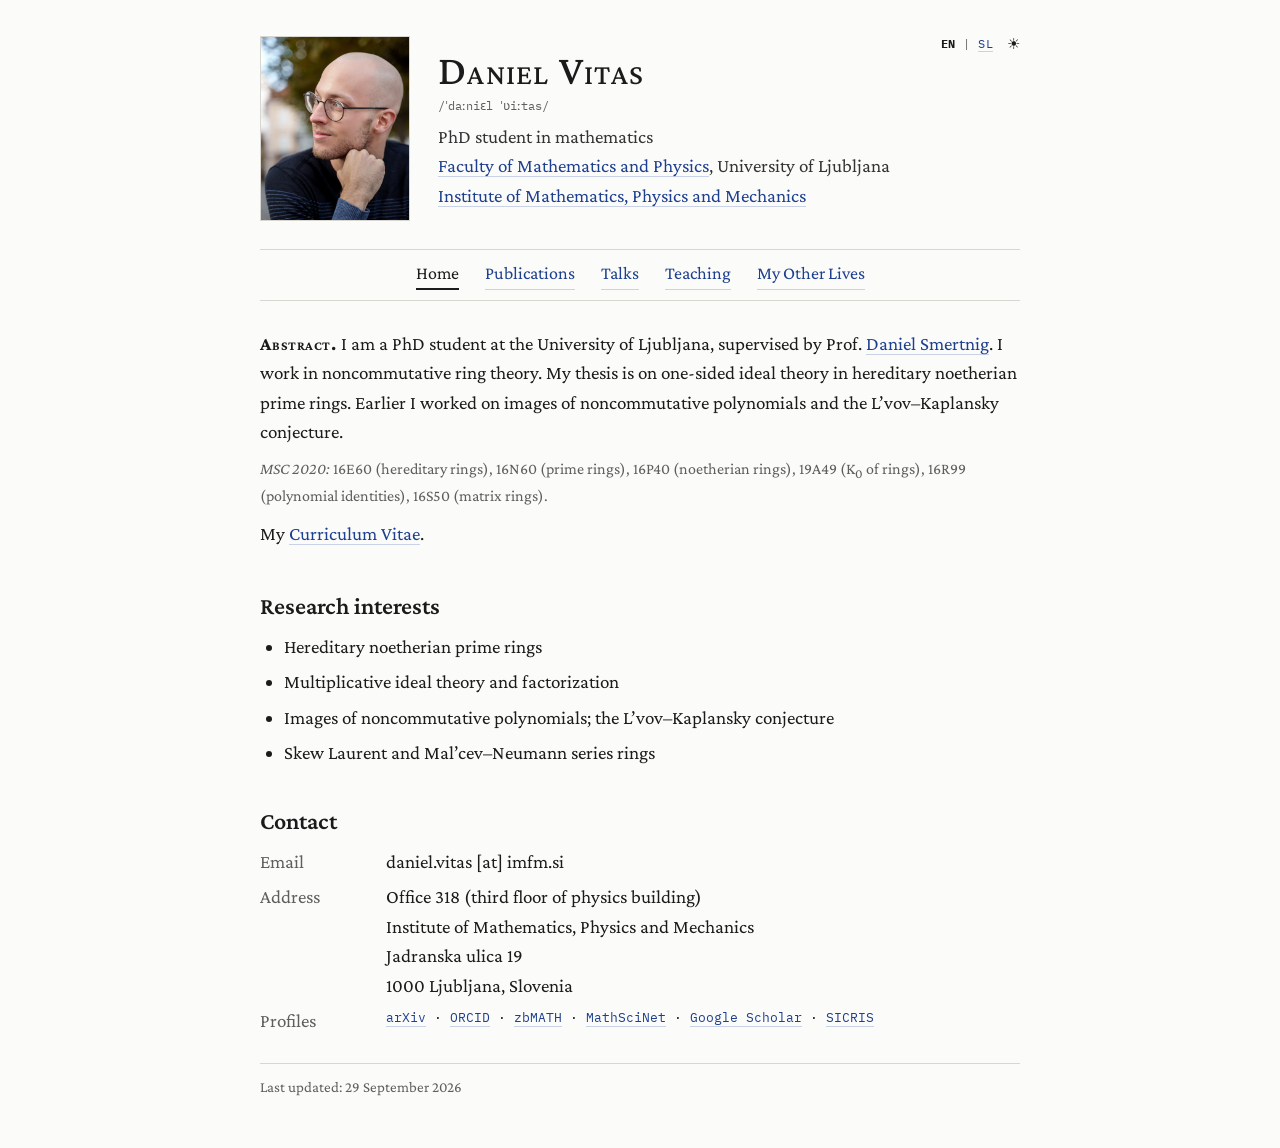
<file: index.html>
<!doctype html>
<html lang="en">
<head>
<meta charset="utf-8">
<meta name="viewport" content="width=device-width, initial-scale=1">
<title>Daniel Vitas</title>
<meta name="description" content="Daniel Vitas, PhD student in mathematics at the University of Ljubljana and IMFM.">
<link rel="preconnect" href="https://fonts.googleapis.com">
<link rel="preconnect" href="https://fonts.gstatic.com" crossorigin>
<link rel="stylesheet" href="https://fonts.googleapis.com/css2?family=Crimson+Pro:ital,wght@0,400;0,500;0,600;1,400&amp;family=IBM+Plex+Mono:wght@400&amp;display=swap">
<link rel="stylesheet" href="style.css">
<script>
try{var t=sessionStorage.getItem('theme');}catch(e){var t=null;}
if(t){document.documentElement.setAttribute('data-theme',t);}else{document.documentElement.removeAttribute('data-theme');}
function toggleTheme(){var c=document.documentElement.getAttribute('data-theme')||(matchMedia('(prefers-color-scheme: dark)').matches?'dark':'light');var n=c==='dark'?'light':'dark';document.documentElement.setAttribute('data-theme',n);try{sessionStorage.setItem('theme',n);}catch(e){}}
</script>

</head>
<body>
<div class="page">
<div class="topbar"><span><b>EN</b> | <a href="sl.html" lang="sl">SL</a></span><button type="button" class="theme-toggle" aria-label="Toggle light/dark theme" title="Toggle light/dark theme" onclick="toggleTheme()"></button></div>
<header class="id">
<img src="photo.jpg" alt="Photo of Daniel Vitas">
<div>
<h1>Daniel Vitas</h1>
<div class="ipa">/ˈdaːniɛl ˈʋiːtas/</div>
<p>PhD student in mathematics<br><a href="https://www.fmf.uni-lj.si/en/">Faculty of Mathematics and Physics</a>, University of Ljubljana<br><a href="http://www.imfm.si/view?set_language=en">Institute of Mathematics, Physics and Mechanics</a></p>
</div>
</header>
<nav aria-label="Main"><a href="index.html" aria-current="page">Home</a><a href="publications.html">Publications</a><a href="talks.html">Talks</a><a href="teaching.html">Teaching</a><a href="interests.html">My Other Lives</a></nav>
<section>
<p><b class="abs">Abstract.</b> I am a PhD student at the University of Ljubljana, supervised by Prof. <a href="https://math.smertnig.at">Daniel Smertnig</a>. I work in noncommutative ring theory. My thesis is on one-sided ideal theory in hereditary noetherian prime rings. Earlier I worked on images of noncommutative polynomials and the L’vov–Kaplansky conjecture.</p>
<p class="msc"><i>MSC 2020:</i> 16E60 (hereditary rings), 16N60 (prime rings), 16P40 (noetherian rings), 19A49 (K<sub>0</sub> of rings), 16R99 (polynomial identities), 16S50 (matrix rings).</p>
<p>My <a href="cv.pdf">Curriculum Vitae</a>.</p>
</section>
<section>
<h2>Research interests</h2>
<ul>
<li>Hereditary noetherian prime rings</li>
<li>Multiplicative ideal theory and factorization</li>
<li>Images of noncommutative polynomials; the L’vov–Kaplansky conjecture</li>
<li>Skew Laurent and Mal’cev–Neumann series rings</li>
</ul>
</section>
<section>
<h2>Contact</h2>
<dl class="contact">
<dt>Email</dt><dd>daniel.vitas [at] imfm.si</dd>
<dt>Address</dt><dd>Office 318 (third floor of physics building)<br>Institute of Mathematics, Physics and Mechanics<br>Jadranska ulica 19<br>1000 Ljubljana, Slovenia</dd>
<dt>Profiles</dt><dd class="links profiles"><a href="https://arxiv.org/search/?query=Vitas%2C+Daniel&amp;searchtype=author">arXiv</a> · <a href="https://orcid.org/0000-0003-0296-2484">ORCID</a> · <a href="https://zbmath.org/authors/vitas.daniel">zbMATH</a> · <a href="https://mathscinet.ams.org/mathscinet/author?authorId=1400793">MathSciNet</a> · <a href="https://scholar.google.com/citations?user=M3ZcJtAAAAAJ">Google Scholar</a> · <a href="https://cris.cobiss.net/ecris/si/en/researcher/55294">SICRIS</a></dd>
</dl>
</section>
<footer>Last updated: 29 September 2026</footer>
</div>
</body>
</html>
</file>
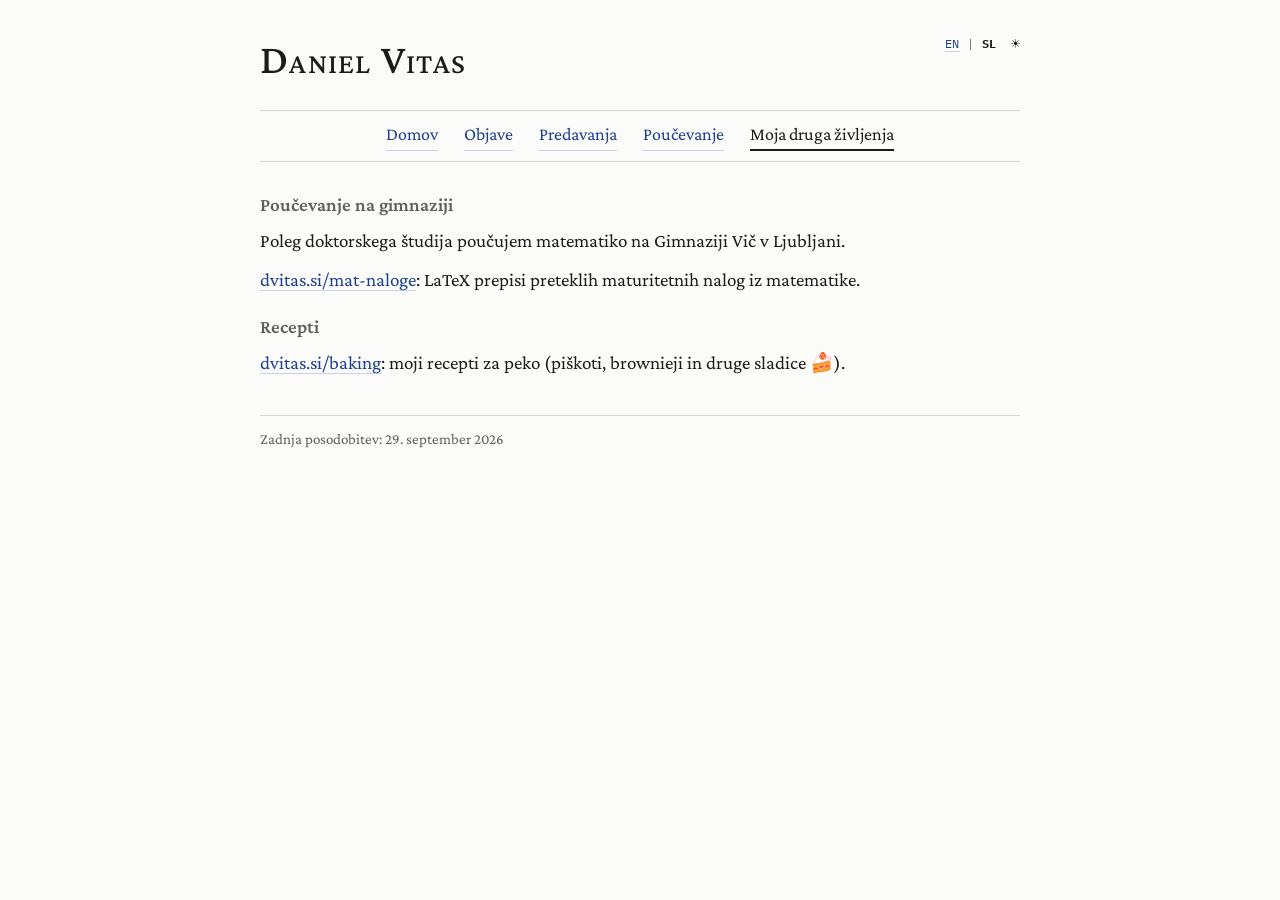
<file: druga-zivljenja.html>
<!doctype html>
<html lang="sl">
<head>
<meta charset="utf-8">
<meta name="viewport" content="width=device-width, initial-scale=1">
<title>Moja druga življenja · Daniel Vitas</title>
<meta name="description" content="Daniel Vitas, PhD student in mathematics at the University of Ljubljana and IMFM.">
<link rel="preconnect" href="https://fonts.googleapis.com">
<link rel="preconnect" href="https://fonts.gstatic.com" crossorigin>
<link rel="stylesheet" href="https://fonts.googleapis.com/css2?family=Crimson+Pro:ital,wght@0,400;0,500;0,600;1,400&amp;family=IBM+Plex+Mono:wght@400&amp;display=swap">
<link rel="stylesheet" href="style.css">
<script>
try{var t=sessionStorage.getItem('theme');}catch(e){var t=null;}
if(t){document.documentElement.setAttribute('data-theme',t);}else{document.documentElement.removeAttribute('data-theme');}
function toggleTheme(){var c=document.documentElement.getAttribute('data-theme')||(matchMedia('(prefers-color-scheme: dark)').matches?'dark':'light');var n=c==='dark'?'light':'dark';document.documentElement.setAttribute('data-theme',n);try{sessionStorage.setItem('theme',n);}catch(e){}}
</script>

</head>
<body>
<div class="page">
<div class="topbar"><span><a href="interests.html" lang="en">EN</a> | <b>SL</b></span><button type="button" class="theme-toggle" aria-label="Preklopi svetlo/temno temo" title="Preklopi svetlo/temno temo" onclick="toggleTheme()"></button></div><header class="small"><h1><a href="sl.html">Daniel Vitas</a></h1></header>
<nav aria-label="Glavni meni"><a href="sl.html">Domov</a><a href="objave.html">Objave</a><a href="predavanja.html">Predavanja</a><a href="poucevanje.html">Poučevanje</a><a href="druga-zivljenja.html" aria-current="page">Moja druga življenja</a></nav>
<section>
<h3>Poučevanje na gimnaziji</h3>
<p>Poleg doktorskega študija poučujem matematiko na Gimnaziji Vič v Ljubljani.</p>
<p><a href="https://dvitas.si/mat-naloge/index.html">dvitas.si/mat-naloge</a>: LaTeX prepisi preteklih maturitetnih nalog iz matematike.</p>
<h3>Recepti</h3>
<p><a href="https://dvitas.si/baking/">dvitas.si/baking</a>: moji recepti za peko (piškoti, brownieji in druge sladice 🍰).</p>
</section>
<footer>Zadnja posodobitev: 29. september 2026</footer>
</div>
</body>
</html>
</file>
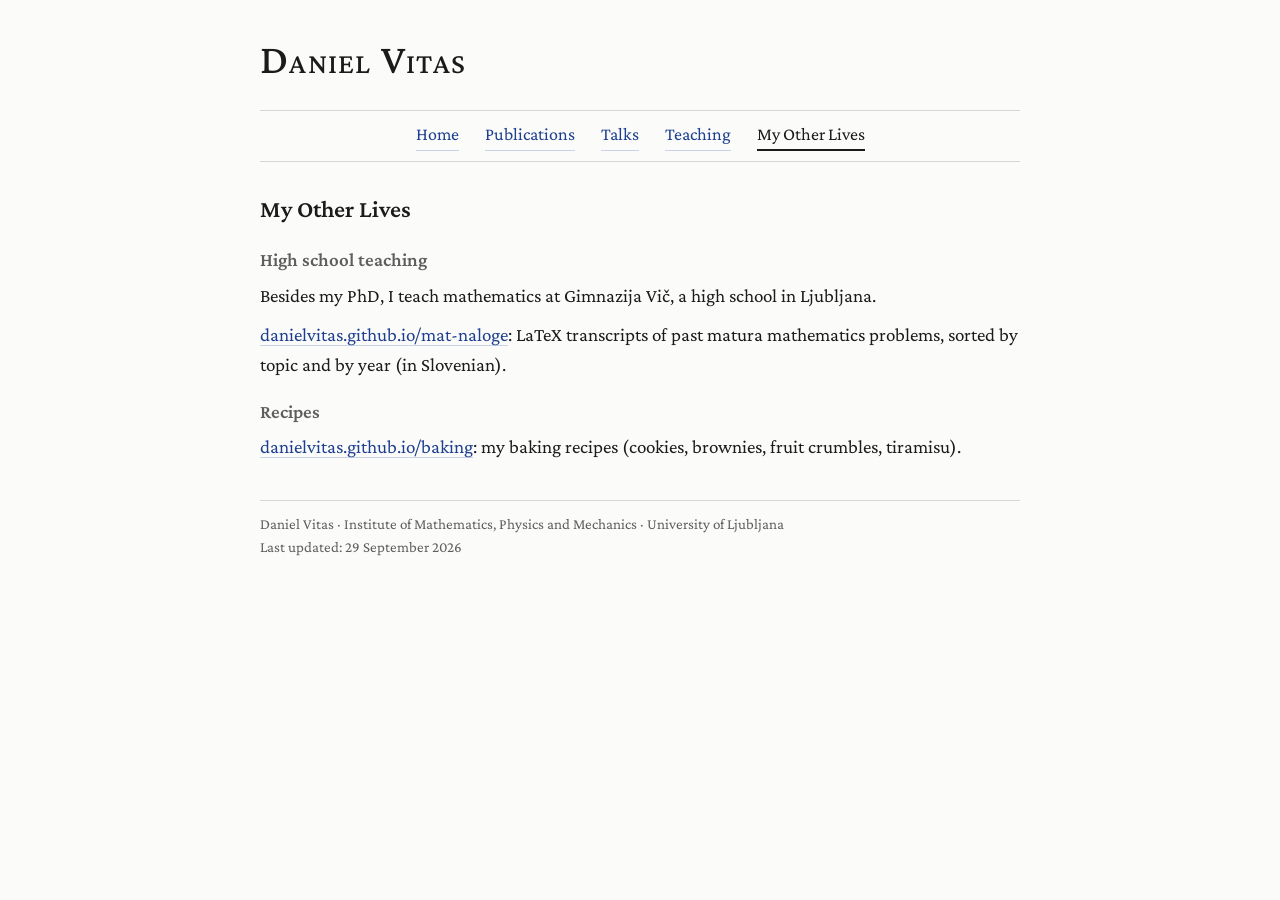
<file: interests.html>
<!doctype html>
<html lang="en">
<head>
<meta charset="utf-8">
<meta name="viewport" content="width=device-width, initial-scale=1">
<title>My Other Lives · Daniel Vitas</title>
<meta name="description" content="Daniel Vitas, PhD student in mathematics at the University of Ljubljana and IMFM.">
<link rel="preconnect" href="https://fonts.googleapis.com">
<link rel="preconnect" href="https://fonts.gstatic.com" crossorigin>
<link rel="stylesheet" href="https://fonts.googleapis.com/css2?family=Crimson+Pro:ital,wght@0,400;0,500;0,600;1,400&amp;family=IBM+Plex+Mono:wght@400&amp;display=swap">
<link rel="stylesheet" href="style.css">

</head>
<body>
<div class="page">
<header class="small"><h1><a href="index.html">Daniel Vitas</a></h1></header>
<nav aria-label="Main"><a href="index.html">Home</a><a href="publications.html">Publications</a><a href="talks.html">Talks</a><a href="teaching.html">Teaching</a><a href="interests.html" aria-current="page">My Other Lives</a></nav>
<section>
<h2>My Other Lives</h2>
<h3>High school teaching</h3>
<p>Besides my PhD, I teach mathematics at Gimnazija Vič, a high school in Ljubljana.</p>
<p><a href="https://danielvitas.github.io/mat-naloge/index.html">danielvitas.github.io/mat-naloge</a>: LaTeX transcripts of past matura mathematics problems, sorted by topic and by year (in Slovenian).</p>
<h3>Recipes</h3>
<p><a href="https://danielvitas.github.io/baking/">danielvitas.github.io/baking</a>: my baking recipes (cookies, brownies, fruit crumbles, tiramisu).</p>
</section>
<footer>Daniel Vitas · Institute of Mathematics, Physics and Mechanics · University of Ljubljana<br>Last updated: 29 September 2026</footer>
</div>
</body>
</html>
</file>
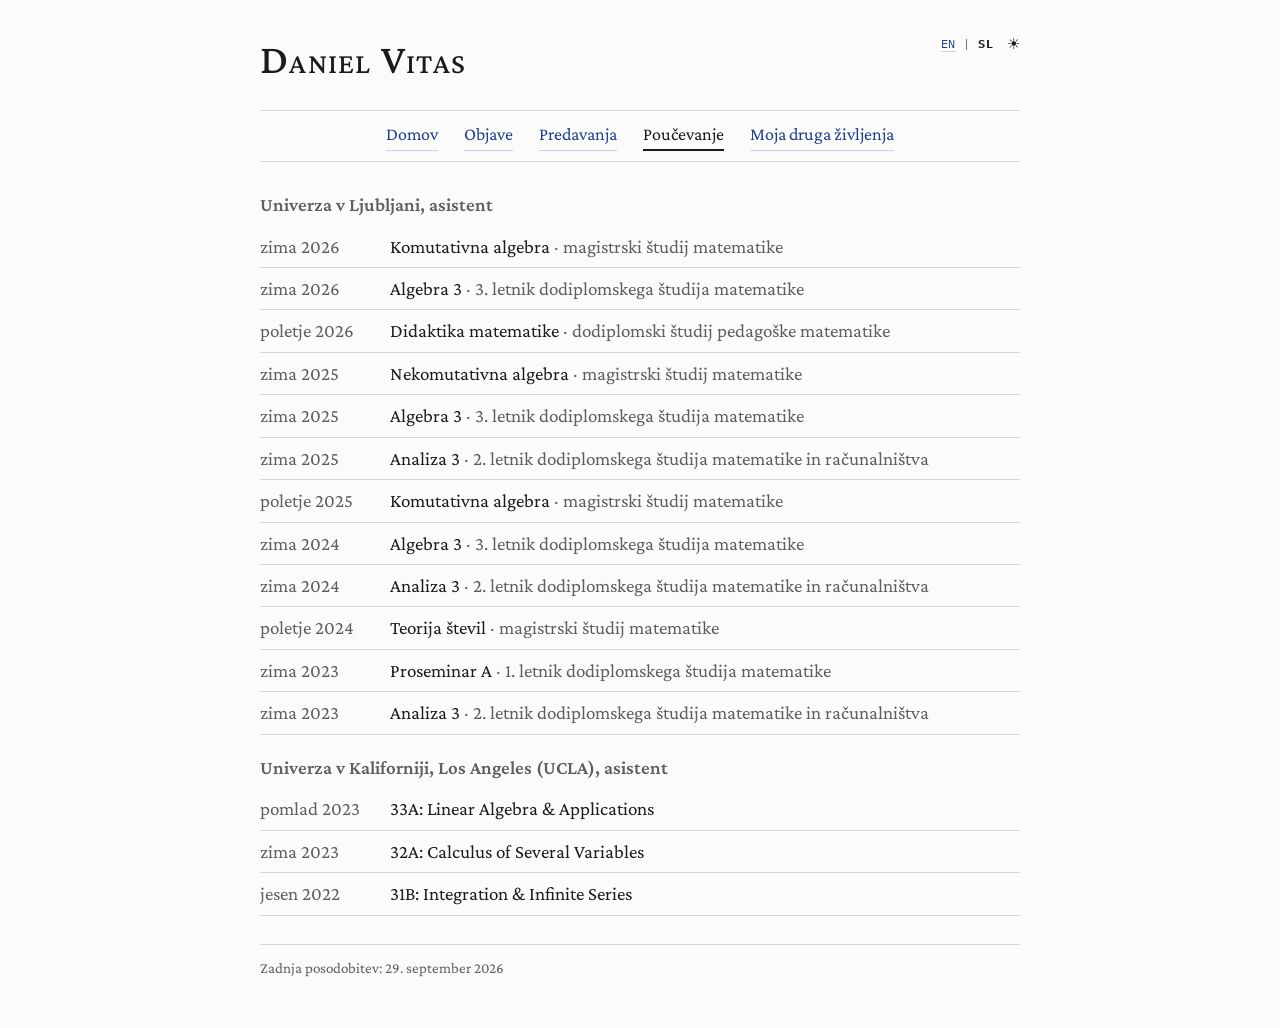
<file: poucevanje.html>
<!doctype html>
<html lang="sl">
<head>
<meta charset="utf-8">
<meta name="viewport" content="width=device-width, initial-scale=1">
<title>Poučevanje · Daniel Vitas</title>
<meta name="description" content="Daniel Vitas, PhD student in mathematics at the University of Ljubljana and IMFM.">
<link rel="preconnect" href="https://fonts.googleapis.com">
<link rel="preconnect" href="https://fonts.gstatic.com" crossorigin>
<link rel="stylesheet" href="https://fonts.googleapis.com/css2?family=Crimson+Pro:ital,wght@0,400;0,500;0,600;1,400&amp;family=IBM+Plex+Mono:wght@400&amp;display=swap">
<link rel="stylesheet" href="style.css">
<script>
try{var t=sessionStorage.getItem('theme');}catch(e){var t=null;}
if(t){document.documentElement.setAttribute('data-theme',t);}else{document.documentElement.removeAttribute('data-theme');}
function toggleTheme(){var c=document.documentElement.getAttribute('data-theme')||(matchMedia('(prefers-color-scheme: dark)').matches?'dark':'light');var n=c==='dark'?'light':'dark';document.documentElement.setAttribute('data-theme',n);try{sessionStorage.setItem('theme',n);}catch(e){}}
</script>

</head>
<body>
<div class="page">
<div class="topbar"><span><a href="teaching.html" lang="en">EN</a> | <b>SL</b></span><button type="button" class="theme-toggle" aria-label="Preklopi svetlo/temno temo" title="Preklopi svetlo/temno temo" onclick="toggleTheme()"></button></div><header class="small"><h1><a href="sl.html">Daniel Vitas</a></h1></header>
<nav aria-label="Glavni meni"><a href="sl.html">Domov</a><a href="objave.html">Objave</a><a href="predavanja.html">Predavanja</a><a href="poucevanje.html" aria-current="page">Poučevanje</a><a href="druga-zivljenja.html">Moja druga življenja</a></nav>
<section>
<h3>Univerza v Ljubljani, asistent</h3>
<table>
<tr><td class="when">zima 2026</td><td>Komutativna algebra <span class="muted">· magistrski študij matematike</span></td></tr>
<tr><td class="when">zima 2026</td><td>Algebra 3 <span class="muted">· 3. letnik dodiplomskega študija matematike</span></td></tr>
<tr><td class="when">poletje 2026</td><td>Didaktika matematike <span class="muted">· dodiplomski študij pedagoške matematike</span></td></tr>
<tr><td class="when">zima 2025</td><td>Nekomutativna algebra <span class="muted">· magistrski študij matematike</span></td></tr>
<tr><td class="when">zima 2025</td><td>Algebra 3 <span class="muted">· 3. letnik dodiplomskega študija matematike</span></td></tr>
<tr><td class="when">zima 2025</td><td>Analiza 3 <span class="muted">· 2. letnik dodiplomskega študija matematike in računalništva</span></td></tr>
<tr><td class="when">poletje 2025</td><td>Komutativna algebra <span class="muted">· magistrski študij matematike</span></td></tr>
<tr><td class="when">zima 2024</td><td>Algebra 3 <span class="muted">· 3. letnik dodiplomskega študija matematike</span></td></tr>
<tr><td class="when">zima 2024</td><td>Analiza 3 <span class="muted">· 2. letnik dodiplomskega študija matematike in računalništva</span></td></tr>
<tr><td class="when">poletje 2024</td><td>Teorija števil <span class="muted">· magistrski študij matematike</span></td></tr>
<tr><td class="when">zima 2023</td><td>Proseminar A <span class="muted">· 1. letnik dodiplomskega študija matematike</span></td></tr>
<tr><td class="when">zima 2023</td><td>Analiza 3 <span class="muted">· 2. letnik dodiplomskega študija matematike in računalništva</span></td></tr>
</table>
<h3>Univerza v Kaliforniji, Los Angeles (UCLA), asistent</h3>
<table>
<tr><td class="when">pomlad 2023</td><td>33A: Linear Algebra &amp; Applications</td></tr>
<tr><td class="when">zima 2023</td><td>32A: Calculus of Several Variables</td></tr>
<tr><td class="when">jesen 2022</td><td>31B: Integration &amp; Infinite Series</td></tr>
</table>
</section>
<footer>Zadnja posodobitev: 29. september 2026</footer>
</div>
</body>
</html>
</file>
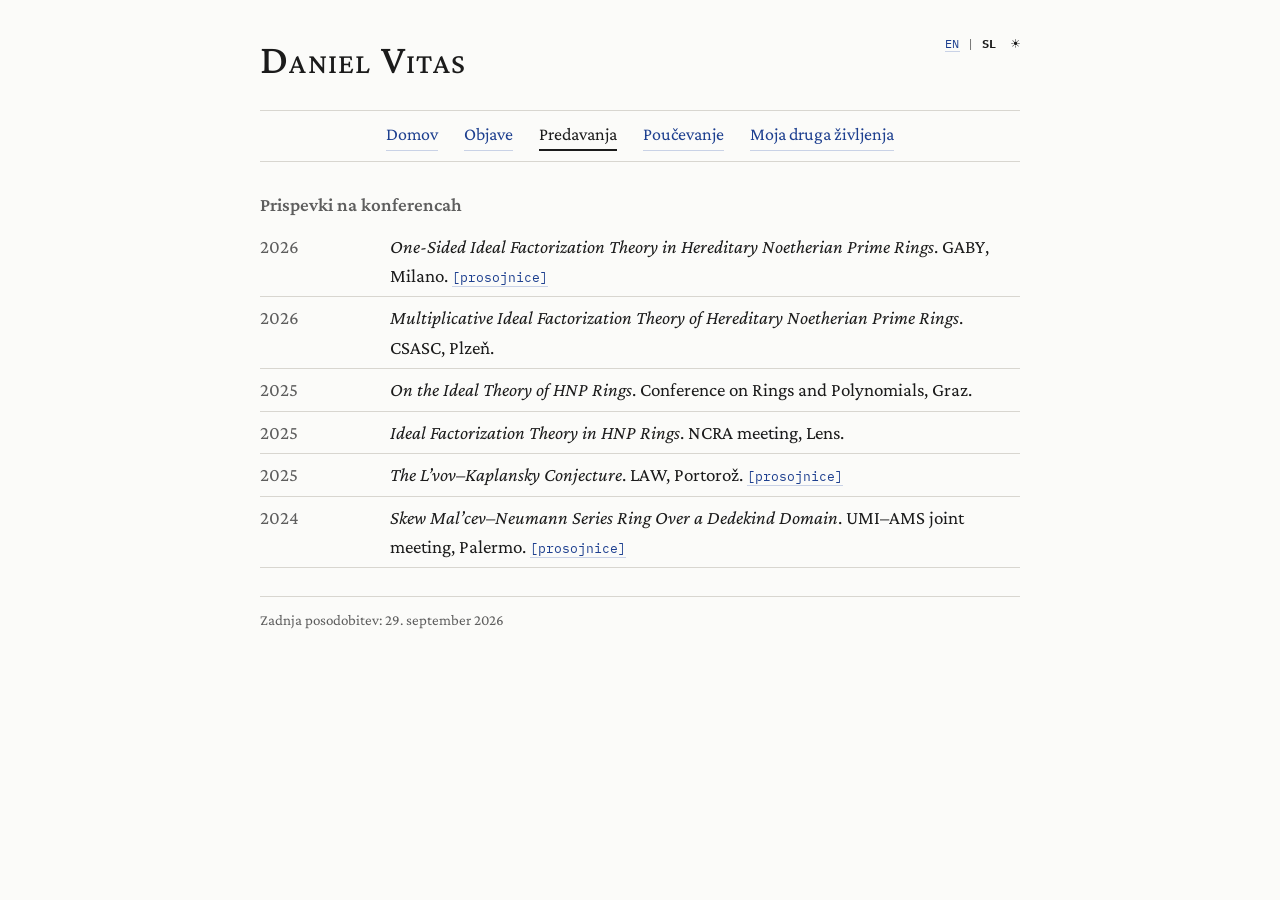
<file: predavanja.html>
<!doctype html>
<html lang="sl">
<head>
<meta charset="utf-8">
<meta name="viewport" content="width=device-width, initial-scale=1">
<title>Predavanja · Daniel Vitas</title>
<meta name="description" content="Daniel Vitas, PhD student in mathematics at the University of Ljubljana and IMFM.">
<link rel="preconnect" href="https://fonts.googleapis.com">
<link rel="preconnect" href="https://fonts.gstatic.com" crossorigin>
<link rel="stylesheet" href="https://fonts.googleapis.com/css2?family=Crimson+Pro:ital,wght@0,400;0,500;0,600;1,400&amp;family=IBM+Plex+Mono:wght@400&amp;display=swap">
<link rel="stylesheet" href="style.css">
<script>
try{var t=sessionStorage.getItem('theme');}catch(e){var t=null;}
if(t){document.documentElement.setAttribute('data-theme',t);}else{document.documentElement.removeAttribute('data-theme');}
function toggleTheme(){var c=document.documentElement.getAttribute('data-theme')||(matchMedia('(prefers-color-scheme: dark)').matches?'dark':'light');var n=c==='dark'?'light':'dark';document.documentElement.setAttribute('data-theme',n);try{sessionStorage.setItem('theme',n);}catch(e){}}
</script>

</head>
<body>
<div class="page">
<div class="topbar"><span><a href="talks.html" lang="en">EN</a> | <b>SL</b></span><button type="button" class="theme-toggle" aria-label="Preklopi svetlo/temno temo" title="Preklopi svetlo/temno temo" onclick="toggleTheme()"></button></div><header class="small"><h1><a href="sl.html">Daniel Vitas</a></h1></header>
<nav aria-label="Glavni meni"><a href="sl.html">Domov</a><a href="objave.html">Objave</a><a href="predavanja.html" aria-current="page">Predavanja</a><a href="poucevanje.html">Poučevanje</a><a href="druga-zivljenja.html">Moja druga življenja</a></nav>
<section>
<h3>Prispevki na konferencah</h3>
<table>
<tr><td class="when">2026</td><td><i>One-Sided Ideal Factorization Theory in Hereditary Noetherian Prime Rings</i>. GABY, Milano. <span class="links"><a href="slides/2026-milano.pdf">[prosojnice]</a></span></td></tr>
<tr><td class="when">2026</td><td><i>Multiplicative Ideal Factorization Theory of Hereditary Noetherian Prime Rings</i>. CSASC, Plzeň.</td></tr>
<tr><td class="when">2025</td><td><i>On the Ideal Theory of HNP Rings</i>. Conference on Rings and Polynomials, Graz.</td></tr>
<tr><td class="when">2025</td><td><i>Ideal Factorization Theory in HNP Rings</i>. NCRA meeting, Lens.</td></tr>
<tr><td class="when">2025</td><td><i>The L’vov–Kaplansky Conjecture</i>. LAW, Portorož. <span class="links"><a href="slides/2025-portoroz.pdf">[prosojnice]</a></span></td></tr>
<tr><td class="when">2024</td><td><i>Skew Mal’cev–Neumann Series Ring Over a Dedekind Domain</i>. UMI–AMS joint meeting, Palermo. <span class="links"><a href="slides/2024-palermo.pdf">[prosojnice]</a></span></td></tr>
</table>
</section>
<footer>Zadnja posodobitev: 29. september 2026</footer>
</div>
</body>
</html>
</file>
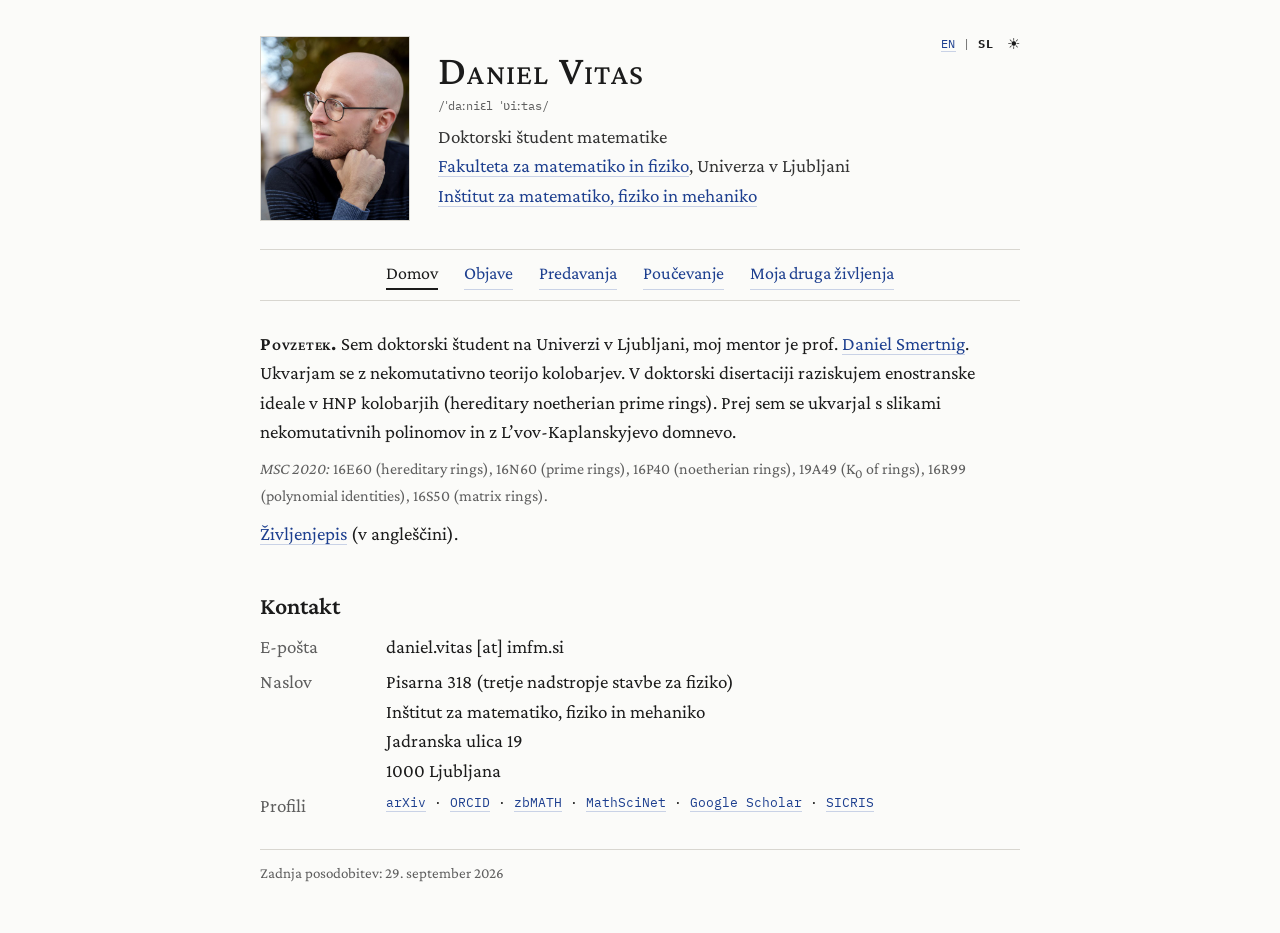
<file: sl.html>
<!doctype html>
<html lang="sl">
<head>
<meta charset="utf-8">
<meta name="viewport" content="width=device-width, initial-scale=1">
<title>Daniel Vitas · slovensko</title>
<meta name="description" content="Daniel Vitas, PhD student in mathematics at the University of Ljubljana and IMFM.">
<link rel="preconnect" href="https://fonts.googleapis.com">
<link rel="preconnect" href="https://fonts.gstatic.com" crossorigin>
<link rel="stylesheet" href="https://fonts.googleapis.com/css2?family=Crimson+Pro:ital,wght@0,400;0,500;0,600;1,400&amp;family=IBM+Plex+Mono:wght@400&amp;display=swap">
<link rel="stylesheet" href="style.css">
<script>
try{var t=sessionStorage.getItem('theme');}catch(e){var t=null;}
if(t){document.documentElement.setAttribute('data-theme',t);}else{document.documentElement.removeAttribute('data-theme');}
function toggleTheme(){var c=document.documentElement.getAttribute('data-theme')||(matchMedia('(prefers-color-scheme: dark)').matches?'dark':'light');var n=c==='dark'?'light':'dark';document.documentElement.setAttribute('data-theme',n);try{sessionStorage.setItem('theme',n);}catch(e){}}
</script>

</head>
<body>
<div class="page">
<div class="topbar"><span><a href="index.html" lang="en">EN</a> | <b>SL</b></span><button type="button" class="theme-toggle" aria-label="Preklopi svetlo/temno temo" title="Preklopi svetlo/temno temo" onclick="toggleTheme()"></button></div>
<header class="id">
<img src="photo.jpg" alt="Fotografija: Daniel Vitas">
<div>
<h1>Daniel Vitas</h1>
<div class="ipa">/ˈdaːniɛl ˈʋiːtas/</div>
<p>Doktorski študent matematike<br><a href="https://www.fmf.uni-lj.si/sl/">Fakulteta za matematiko in fiziko</a>, Univerza v Ljubljani<br><a href="http://www.imfm.si/view?set_language=sl">Inštitut za matematiko, fiziko in mehaniko</a></p>
</div>
</header>
<nav aria-label="Glavni meni"><a href="sl.html" aria-current="page">Domov</a><a href="objave.html">Objave</a><a href="predavanja.html">Predavanja</a><a href="poucevanje.html">Poučevanje</a><a href="druga-zivljenja.html">Moja druga življenja</a></nav>
<section>
<p><b class="abs">Povzetek.</b> Sem doktorski študent na Univerzi v Ljubljani, moj mentor je prof. <a href="https://math.smertnig.at">Daniel Smertnig</a>. Ukvarjam se z nekomutativno teorijo kolobarjev. V doktorski disertaciji raziskujem enostranske ideale v HNP kolobarjih (hereditary noetherian prime rings). Prej sem se ukvarjal s slikami nekomutativnih polinomov in z L’vov-Kaplanskyjevo domnevo.</p>
<p class="msc"><i>MSC 2020:</i> 16E60 (hereditary rings), 16N60 (prime rings), 16P40 (noetherian rings), 19A49 (K<sub>0</sub> of rings), 16R99 (polynomial identities), 16S50 (matrix rings).</p>
<p><a href="cv.pdf">Življenjepis</a> (v angleščini).</p>
</section>
<section>
<h2>Kontakt</h2>
<dl class="contact">
<dt>E-pošta</dt><dd>daniel.vitas [at] imfm.si</dd>
<dt>Naslov</dt><dd>Pisarna 318 (tretje nadstropje stavbe za fiziko)<br>Inštitut za matematiko, fiziko in mehaniko<br>Jadranska ulica 19<br>1000 Ljubljana</dd>
<dt>Profili</dt><dd class="links profiles"><a href="https://arxiv.org/search/?query=Vitas%2C+Daniel&amp;searchtype=author">arXiv</a> · <a href="https://orcid.org/0000-0003-0296-2484">ORCID</a> · <a href="https://zbmath.org/authors/vitas.daniel">zbMATH</a> · <a href="https://mathscinet.ams.org/mathscinet/author?authorId=1400793">MathSciNet</a> · <a href="https://scholar.google.com/citations?user=M3ZcJtAAAAAJ">Google Scholar</a> · <a href="https://cris.cobiss.net/ecris/si/sl/researcher/55294">SICRIS</a></dd>
</dl>
</section>
<footer>Zadnja posodobitev: 29. september 2026</footer>
</div>
</body>
</html>
</file>
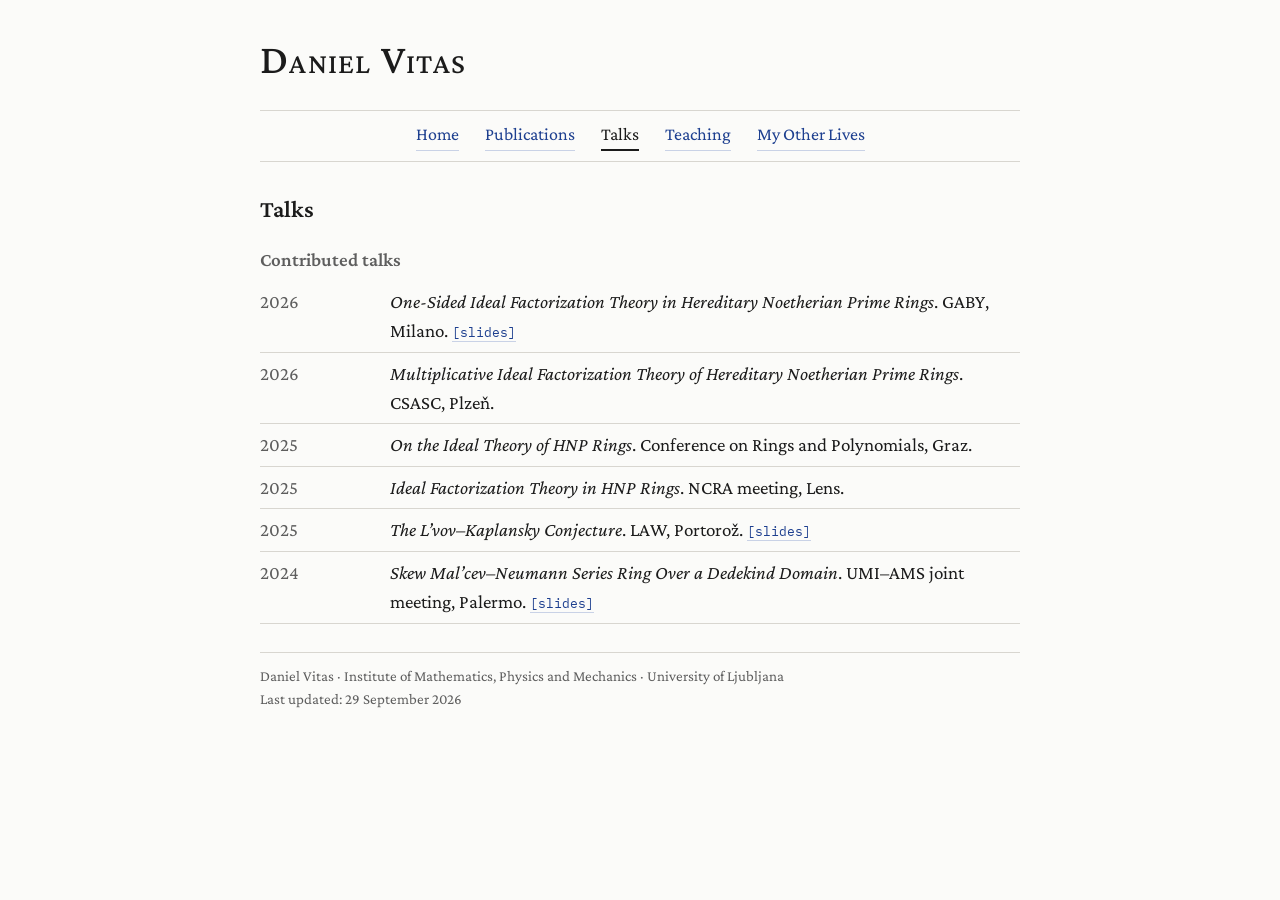
<file: talks.html>
<!doctype html>
<html lang="en">
<head>
<meta charset="utf-8">
<meta name="viewport" content="width=device-width, initial-scale=1">
<title>Talks · Daniel Vitas</title>
<meta name="description" content="Daniel Vitas, PhD student in mathematics at the University of Ljubljana and IMFM.">
<link rel="preconnect" href="https://fonts.googleapis.com">
<link rel="preconnect" href="https://fonts.gstatic.com" crossorigin>
<link rel="stylesheet" href="https://fonts.googleapis.com/css2?family=Crimson+Pro:ital,wght@0,400;0,500;0,600;1,400&amp;family=IBM+Plex+Mono:wght@400&amp;display=swap">
<link rel="stylesheet" href="style.css">

</head>
<body>
<div class="page">
<header class="small"><h1><a href="index.html">Daniel Vitas</a></h1></header>
<nav aria-label="Main"><a href="index.html">Home</a><a href="publications.html">Publications</a><a href="talks.html" aria-current="page">Talks</a><a href="teaching.html">Teaching</a><a href="interests.html">My Other Lives</a></nav>
<section>
<h2>Talks</h2>
<h3>Contributed talks</h3>
<table>
<tr><td class="when">2026</td><td><i>One-Sided Ideal Factorization Theory in Hereditary Noetherian Prime Rings</i>. GABY, Milano. <span class="links"><a href="slides/2026-milano.pdf">[slides]</a></span></td></tr>
<tr><td class="when">2026</td><td><i>Multiplicative Ideal Factorization Theory of Hereditary Noetherian Prime Rings</i>. CSASC, Plzeň.</td></tr>
<tr><td class="when">2025</td><td><i>On the Ideal Theory of HNP Rings</i>. Conference on Rings and Polynomials, Graz.</td></tr>
<tr><td class="when">2025</td><td><i>Ideal Factorization Theory in HNP Rings</i>. NCRA meeting, Lens.</td></tr>
<tr><td class="when">2025</td><td><i>The L’vov–Kaplansky Conjecture</i>. LAW, Portorož. <span class="links"><a href="slides/2025-portoroz.pdf">[slides]</a></span></td></tr>
<tr><td class="when">2024</td><td><i>Skew Mal’cev–Neumann Series Ring Over a Dedekind Domain</i>. UMI–AMS joint meeting, Palermo. <span class="links"><a href="slides/2024-palermo.pdf">[slides]</a></span></td></tr>
</table>
</section>
<footer>Daniel Vitas · Institute of Mathematics, Physics and Mechanics · University of Ljubljana<br>Last updated: 29 September 2026</footer>
</div>
</body>
</html>
</file>
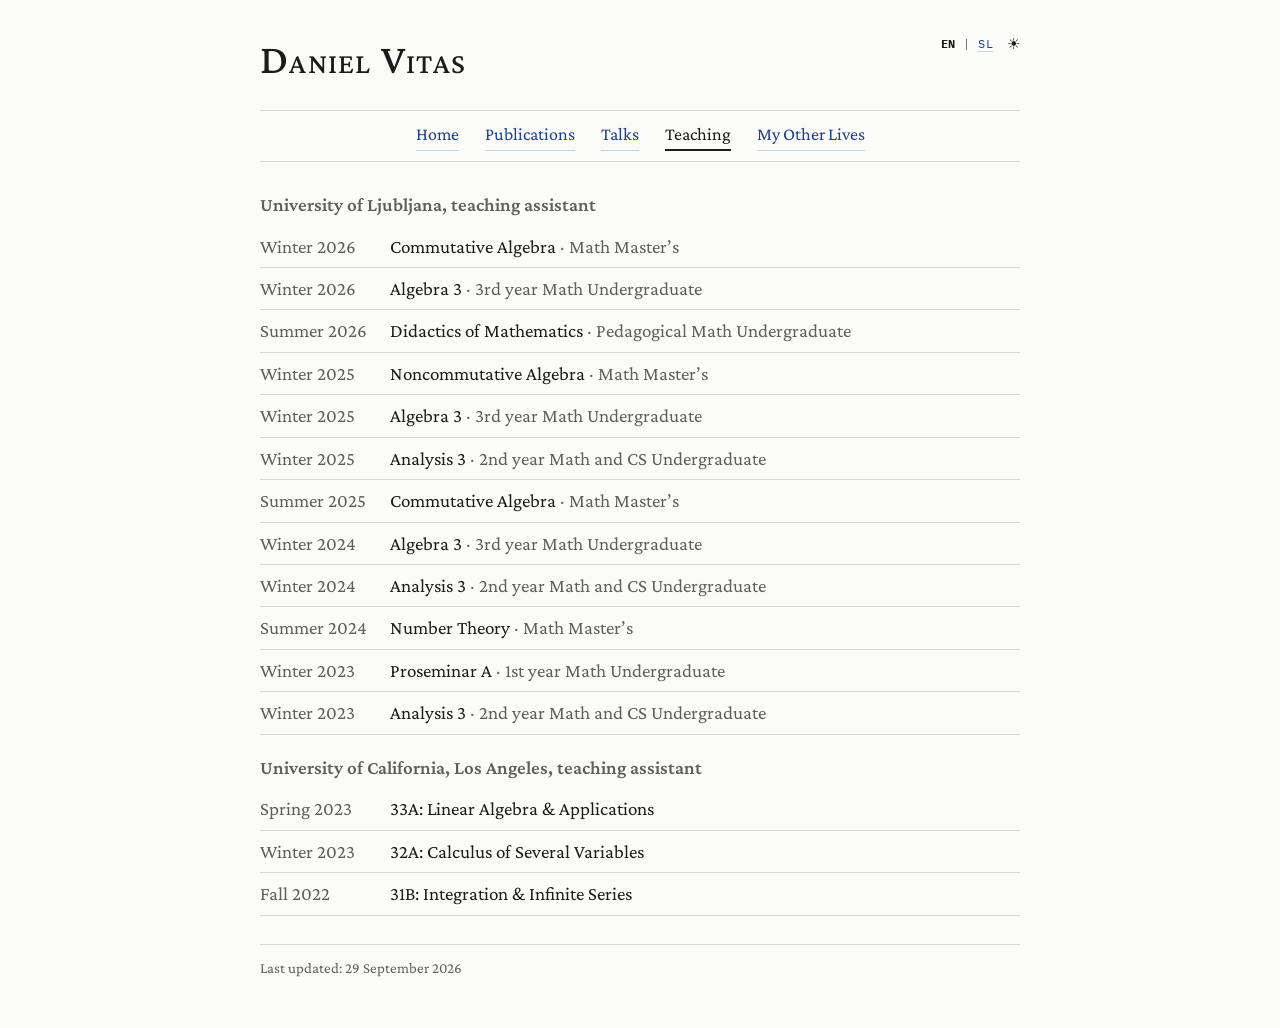
<file: teaching.html>
<!doctype html>
<html lang="en">
<head>
<meta charset="utf-8">
<meta name="viewport" content="width=device-width, initial-scale=1">
<title>Teaching · Daniel Vitas</title>
<meta name="description" content="Daniel Vitas, PhD student in mathematics at the University of Ljubljana and IMFM.">
<link rel="preconnect" href="https://fonts.googleapis.com">
<link rel="preconnect" href="https://fonts.gstatic.com" crossorigin>
<link rel="stylesheet" href="https://fonts.googleapis.com/css2?family=Crimson+Pro:ital,wght@0,400;0,500;0,600;1,400&amp;family=IBM+Plex+Mono:wght@400&amp;display=swap">
<link rel="stylesheet" href="style.css">
<script>
try{var t=sessionStorage.getItem('theme');}catch(e){var t=null;}
if(t){document.documentElement.setAttribute('data-theme',t);}else{document.documentElement.removeAttribute('data-theme');}
function toggleTheme(){var c=document.documentElement.getAttribute('data-theme')||(matchMedia('(prefers-color-scheme: dark)').matches?'dark':'light');var n=c==='dark'?'light':'dark';document.documentElement.setAttribute('data-theme',n);try{sessionStorage.setItem('theme',n);}catch(e){}}
</script>

</head>
<body>
<div class="page">
<div class="topbar"><span><b>EN</b> | <a href="poucevanje.html" lang="sl">SL</a></span><button type="button" class="theme-toggle" aria-label="Toggle light/dark theme" title="Toggle light/dark theme" onclick="toggleTheme()"></button></div><header class="small"><h1><a href="index.html">Daniel Vitas</a></h1></header>
<nav aria-label="Main"><a href="index.html">Home</a><a href="publications.html">Publications</a><a href="talks.html">Talks</a><a href="teaching.html" aria-current="page">Teaching</a><a href="interests.html">My Other Lives</a></nav>
<section>
<h3>University of Ljubljana, teaching assistant</h3>
<table>
<tr><td class="when">Winter 2026</td><td>Commutative Algebra <span class="muted">· Math Master’s</span></td></tr>
<tr><td class="when">Winter 2026</td><td>Algebra 3 <span class="muted">· 3rd year Math Undergraduate</span></td></tr>
<tr><td class="when">Summer 2026</td><td>Didactics of Mathematics <span class="muted">· Pedagogical Math Undergraduate</span></td></tr>
<tr><td class="when">Winter 2025</td><td>Noncommutative Algebra <span class="muted">· Math Master’s</span></td></tr>
<tr><td class="when">Winter 2025</td><td>Algebra 3 <span class="muted">· 3rd year Math Undergraduate</span></td></tr>
<tr><td class="when">Winter 2025</td><td>Analysis 3 <span class="muted">· 2nd year Math and CS Undergraduate</span></td></tr>
<tr><td class="when">Summer 2025</td><td>Commutative Algebra <span class="muted">· Math Master’s</span></td></tr>
<tr><td class="when">Winter 2024</td><td>Algebra 3 <span class="muted">· 3rd year Math Undergraduate</span></td></tr>
<tr><td class="when">Winter 2024</td><td>Analysis 3 <span class="muted">· 2nd year Math and CS Undergraduate</span></td></tr>
<tr><td class="when">Summer 2024</td><td>Number Theory <span class="muted">· Math Master’s</span></td></tr>
<tr><td class="when">Winter 2023</td><td>Proseminar A <span class="muted">· 1st year Math Undergraduate</span></td></tr>
<tr><td class="when">Winter 2023</td><td>Analysis 3 <span class="muted">· 2nd year Math and CS Undergraduate</span></td></tr>
</table>
<h3>University of California, Los Angeles, teaching assistant</h3>
<table>
<tr><td class="when">Spring 2023</td><td>33A: Linear Algebra &amp; Applications</td></tr>
<tr><td class="when">Winter 2023</td><td>32A: Calculus of Several Variables</td></tr>
<tr><td class="when">Fall 2022</td><td>31B: Integration &amp; Infinite Series</td></tr>
</table>
</section>
<footer>Last updated: 29 September 2026</footer>
</div>
</body>
</html>
</file>
<file: style.css>
:root{--bg:#FBFBF9;--ink:#1B1B1B;--muted:#5E5E5E;--rule:#D8D6D0;--link:#1D3F8F;--linkline:#C9D2E6;--box:#E7E5DF}
*{box-sizing:border-box}
html{background:var(--bg)}
body{margin:0;background:var(--bg);color:var(--ink);font-family:"Crimson Pro",Georgia,"Times New Roman",serif;font-size:19px;line-height:1.55;padding-inline:16px}
a{color:var(--link);text-decoration:none;border-bottom:1px solid var(--linkline)}
a:hover{border-bottom-color:var(--link)}
a:focus-visible{outline:2px solid var(--link);outline-offset:2px}
.page{max-width:760px;margin:0 auto;padding-block:36px 48px;display:flex;flex-direction:column;gap:28px}
header.id{display:flex;gap:28px;align-items:center}
header.id img{width:150px;height:185px;object-fit:cover;border:1px solid var(--rule);flex-shrink:0}
header.id h1{margin:0;font-size:42px;font-weight:500;font-variant:small-caps;letter-spacing:.03em;line-height:1.1}
header.id p{margin:6px 0 0;color:var(--ink2)}
header.small h1{margin:0;font-size:28px;font-weight:500;font-variant:small-caps;letter-spacing:.03em}
header.small a{color:var(--ink);border:0}
nav{display:flex;flex-wrap:wrap;justify-content:center;gap:6px 26px;border-top:1px solid var(--rule);border-bottom:1px solid var(--rule);padding:10px 0;font-size:18px}
nav a[aria-current="page"]{color:var(--ink);border-bottom:2px solid var(--ink)}
h2{margin:0 0 8px;font-size:24px;font-weight:600}
h3{margin:18px 0 6px;font-size:19px;font-weight:600;color:var(--muted)}
section p{margin:0 0 10px}
ul{margin:0;padding-left:24px}
li{margin:0 0 6px}
.links{font-family:"IBM Plex Mono",ui-monospace,Menlo,monospace;font-size:13px;white-space:nowrap}
.muted{color:var(--muted)}
dl.contact{display:grid;grid-template-columns:110px minmax(0,1fr);gap:6px 16px;margin:0}
dl.contact dt{color:var(--muted)}
dl.contact dd{margin:0}
table{border-collapse:collapse;width:100%}
td{padding:6px 12px 6px 0;vertical-align:top;border-bottom:1px solid var(--rule)}
td.when{white-space:nowrap;color:var(--muted);width:130px}
.topbar{display:flex;justify-content:flex-end;font-family:"IBM Plex Mono",ui-monospace,Menlo,monospace;font-size:12px;letter-spacing:.04em;color:var(--muted)}
.topbar b{color:var(--ink)}
.ipa{font-family:"IBM Plex Mono",ui-monospace,Menlo,monospace;font-size:12px;color:var(--muted);margin-top:4px}
.abs{font-variant:small-caps;letter-spacing:.04em}
.msc{font-size:16px;color:var(--muted)}
footer{border-top:1px solid var(--rule);padding-top:12px;font-size:15px;color:var(--muted)}
@media (max-width:560px){
  body{font-size:18px}
  header.id{flex-direction:column;align-items:flex-start;gap:16px}
  header.id h1{font-size:34px}
  dl.contact{grid-template-columns:1fr}
  dl.contact dt{margin-top:6px}
  td.when{width:auto}
}

ul.pubs li{margin:0 0 14px}
details{margin-top:4px}
summary{cursor:pointer;font-family:"IBM Plex Mono",ui-monospace,Menlo,monospace;font-size:13px;color:var(--link);width:max-content}
details p{margin:6px 0 0;font-size:17px;line-height:1.5;color:var(--ink2)}
p.small{font-size:15px}
dd.profiles{line-height:1.8;white-space:normal}
dd.profiles a{white-space:nowrap}
section>h3:first-child{margin-top:0}
mjx-container{font-size:95%!important}
/* Theme: follows the OS by default; the toggle sets html[data-theme] (same scheme as andrej.com) */
:root{--ink2:#333}
@media (prefers-color-scheme:dark){:root{color-scheme:dark;--bg:#212121;--ink:#dcdcdc;--ink2:#cfcfcf;--muted:#ababab;--rule:#3a3a3a;--link:#ffb300;--linkline:rgba(255,179,0,.35);--box:#2b2b2b}}
html[data-theme="light"]{color-scheme:light;--bg:#FBFBF9;--ink:#1B1B1B;--ink2:#333;--muted:#5E5E5E;--rule:#D8D6D0;--link:#1D3F8F;--linkline:#C9D2E6;--box:#E7E5DF}
html[data-theme="dark"]{color-scheme:dark;--bg:#212121;--ink:#dcdcdc;--ink2:#cfcfcf;--muted:#ababab;--rule:#3a3a3a;--link:#ffb300;--linkline:rgba(255,179,0,.35);--box:#2b2b2b}
.topbar{align-items:center;gap:14px}
.page{position:relative}
.topbar{position:absolute;top:36px;right:0;margin:0;line-height:1}
header.small h1{font-size:42px;line-height:1.1}
@media (max-width:560px){header.small h1{font-size:34px}}
.theme-toggle{background:none;border:none;padding:0;margin:0;color:var(--ink);cursor:pointer;font:inherit;font-size:15px;line-height:1}
.theme-toggle:hover{color:var(--link)}
.theme-toggle:focus-visible{outline:2px solid var(--link);outline-offset:2px}
.theme-toggle::before{content:"\2600"}
@media (prefers-color-scheme:dark){.theme-toggle::before{content:"\263E"}}
html[data-theme="light"] .theme-toggle::before{content:"\2600"}
html[data-theme="dark"] .theme-toggle::before{content:"\263E"}
</file>
